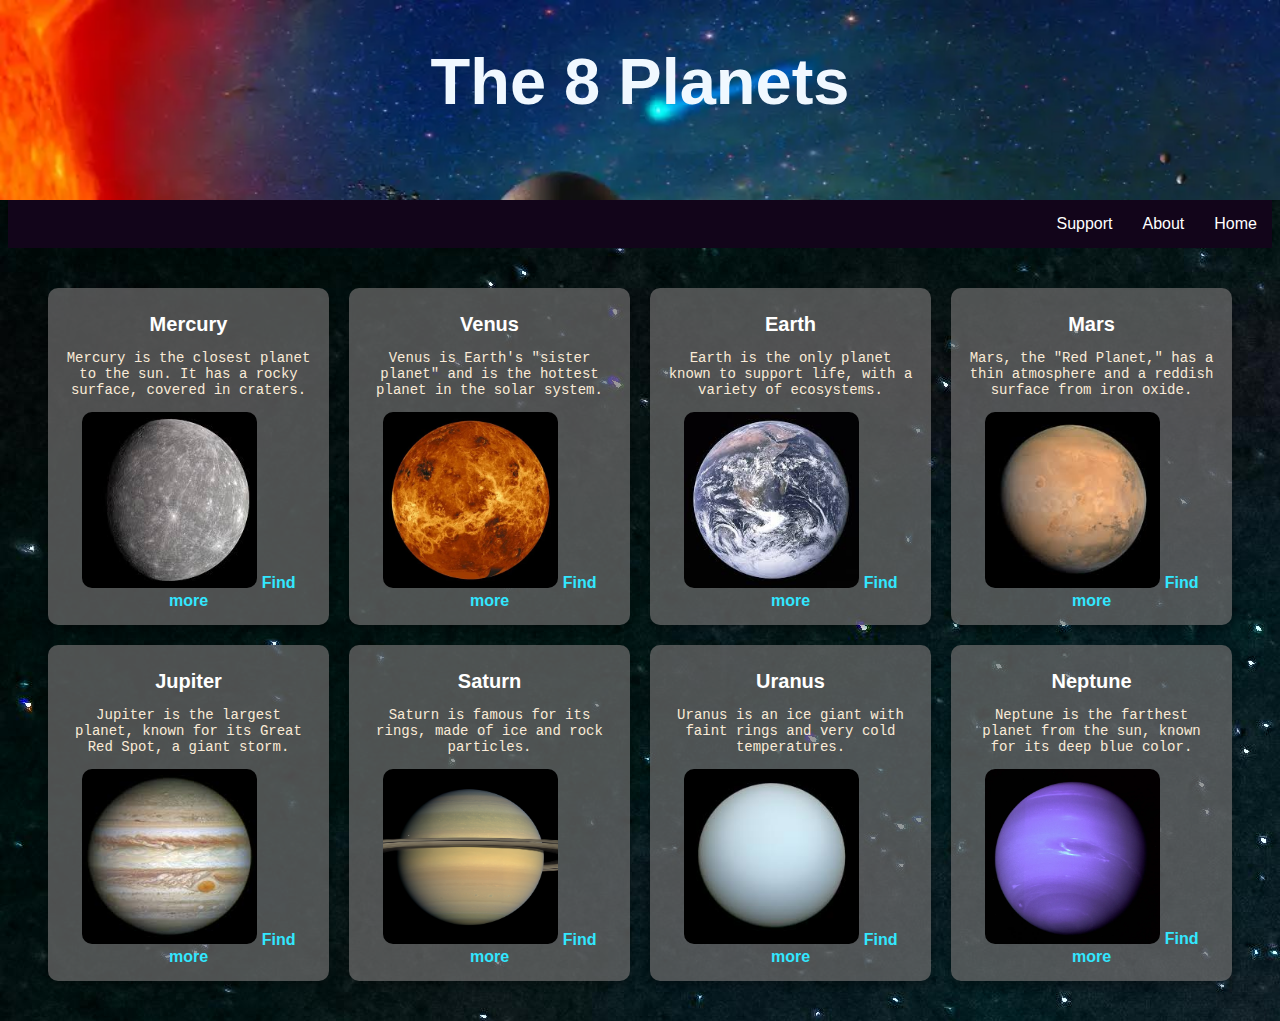
<file: index.html>
<!DOCTYPE html>
<head>
<title>The Solar System</title>
<link rel="stylesheet" href="styles.css">
</head>
<body>
<header>
<h1>The 8 Planets</h1>
</header>
<main>
  <nav class="Navbar">
    <ul>
      <Li><a href="index.html">Home</a></Li> <!--Homepage-->
      <Li><a href="About.html">About</a></Li> <!--This has a page -->
      <Li><a href="Contact.html">Support</a></Li> <!--This has a page-->
    </ul>
  </nav>
  <div class="planet-grid">
  <section class="planet mercury">
    <h2>Mercury</h2> 
    <p>Mercury is the closest planet to the sun. It has a rocky surface, covered in craters.</p>
    <img src="Mercury.jpeg" >
    <a href="FindmoreMercury.html">Find more</a> <!--This has a page-->
  </section>
  <section class="planet venus">
    <h2>Venus</h2>
    <p>Venus is Earth's "sister planet" and is the hottest planet in the solar system.</p>
    <img src="venus_500.webp" > <!--This planet has a page-->
    <a href="FindmoreVenus.html">Find more</a>
  </section>
  <section class="planet earth"> <!---This planet has a page -->
    <h2>Earth</h2>
    <p>Earth is the only planet known to support life, with a variety of ecosystems.</p>
    <img src="eartgh.jpeg" > 
    <a href="FindmoreEarth.html">Find more</a>
  </section>
  <section class="planet mars">
    <h2>Mars</h2>
    <p>Mars, the "Red Planet," has a thin atmosphere and a reddish surface from iron oxide.</p>
    <img src="Mars.jpeg" >
    <a href="FindmoreMars.html">Find more</a>
  </section>
  <section class="planet jupiter">
    <h2>Jupiter</h2>
    <p>Jupiter is the largest planet, known for its Great Red Spot, a giant storm.</p>
    <img src="jupiter.jpeg" >
    <a href="FindmoreJupiter.html">Find more</a>
  </section>
  <section class="planet saturn">
    <h2>Saturn</h2>
    <p>Saturn is famous for its rings, made of ice and rock particles.</p>
    <img src="Saturn_square_crop.jpg" >
    <a href="FindmoreSaturn.html">Find more</a>
  </section>
  <section class="planet uranus">
    <h2>Uranus</h2>
    <p>Uranus is an ice giant with faint rings and very cold temperatures.</p>
    <img src="uranus.jpeg" >
    <a href="findmoreUranus.html">Find more</a>
  </section>
  <section class="planet neptune">
    <h2>Neptune</h2>
    <p>Neptune is the farthest planet from the sun, known for its deep blue color.</p>
    <img src="Neptune.webp" >
    <a href="FindmoreNeptune.html">Find more</a>
  </section>
  </div>
</main>
</body>
</html>
</file>
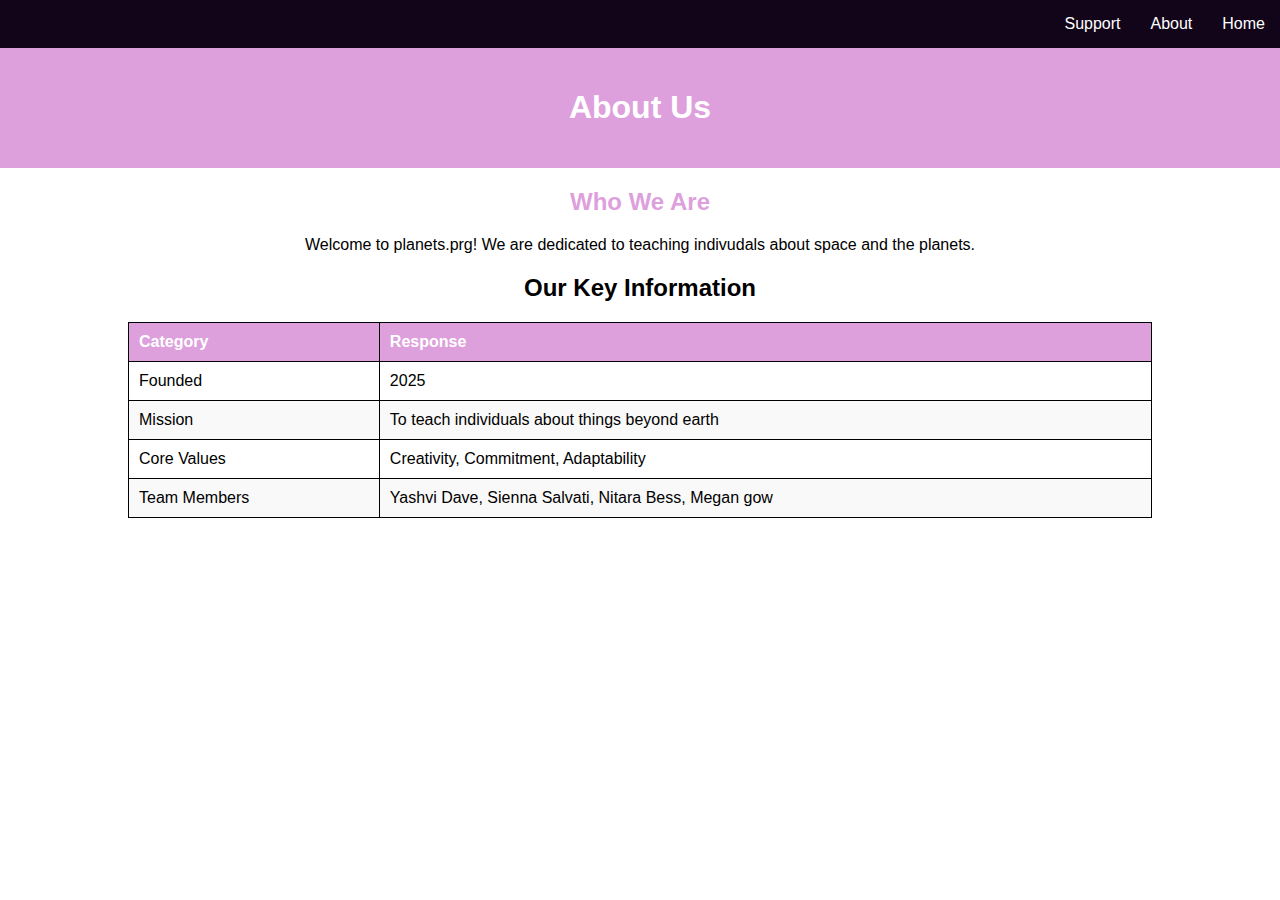
<file: about.html>
<!DOCTYPE html>
<head>
    <link rel="stylesheet" href="about.css">
    <nav class="Navbar">
        <ul>
          <Li><a href="index.html">Home</a></Li>
          <Li><a href="About.html">About</a></Li> 
          <Li><a href="Contact.html">Support</a></Li> 
        </ul>
      </nav>
</head>
<body>
    <header>
        <h1>About Us</h1>
    </header>

    <main>
        <section class="aboutintro">
            <h2>Who We Are</h2>
            <p>
                Welcome to planets.prg! We are dedicated to teaching indivudals about space and the planets. 
            </p>
        </section>

        <section class="abouttable">
            <h2>Our Key Information</h2>
            <table>
                <thead>
                    <tr>
                        <th>Category</th> 
                        <th>Response</th>
                    </tr>
                </thead>
                <tbody>
                    <!--I made stuff up for this section-->
                    <tr>
                        <td>Founded</td> 
                        <td>2025</td>
                    </tr>
                    <tr>
                        <td>Mission</td>
                        <td>To teach individuals about things beyond earth</td>
                    </tr>
                    <tr>
                        <td>Core Values</td>
                        <td>Creativity, Commitment, Adaptability</td>
                    </tr>
                    <tr>
                        <td>Team Members</td>
                        <td>Yashvi Dave, Sienna Salvati, Nitara Bess, Megan gow</td>
                    </tr>
                </tbody>
            </table>
        </section>
    </main>
</file>
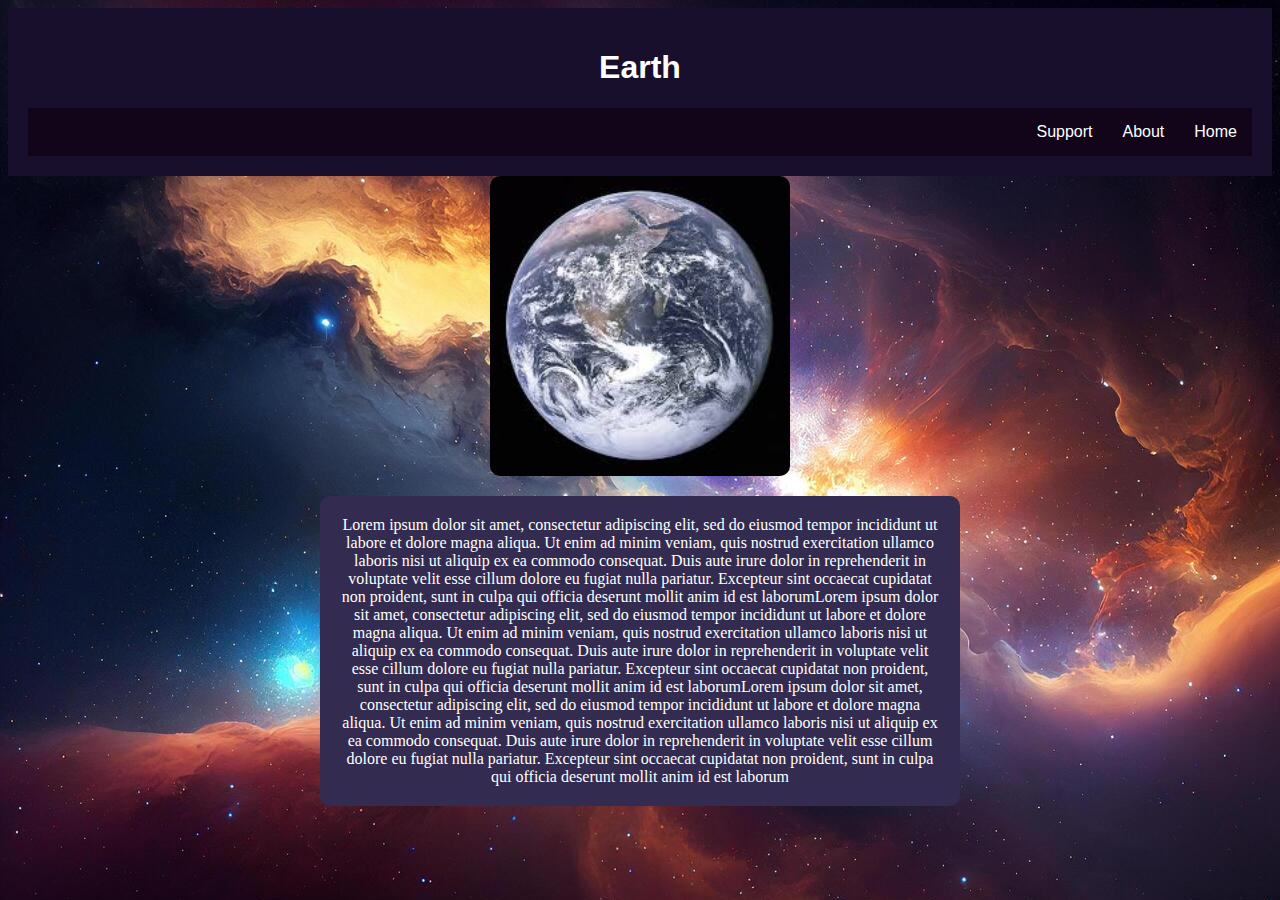
<file: FindmoreEarth.html>
<!DOCTYPE html>
<Head> 
    <title>Planet Earth</title>
    <link rel="stylesheet" href="stylesearth.css">
</Head>
<body>
<header>
<h1>Earth</h1>
    <nav class="Navbar">
      <ul>
        <Li><a href="index.html">Home</a></Li>
        <Li><a href="About.html">About</a></Li> 
        <Li><a href="Contact.html">Support</a></Li> 
      </ul>
    </nav>
</header>
<div class="Earthy">
 <img src="eartgh.jpeg" alt="Earth">
 <p>
  Lorem ipsum dolor sit amet, consectetur adipiscing elit, sed do eiusmod tempor incididunt ut labore et dolore magna aliqua. Ut enim ad minim veniam, quis nostrud exercitation ullamco laboris nisi ut aliquip ex ea commodo consequat. Duis aute irure dolor in reprehenderit in voluptate velit esse cillum dolore eu fugiat nulla pariatur. Excepteur sint occaecat cupidatat non proident, sunt in culpa qui officia deserunt mollit anim id est laborumLorem ipsum dolor sit amet, consectetur adipiscing elit, sed do eiusmod tempor incididunt ut labore et dolore magna aliqua. Ut enim ad minim veniam, quis nostrud exercitation ullamco laboris nisi ut aliquip ex ea commodo consequat. Duis aute irure dolor in reprehenderit in voluptate velit esse cillum dolore eu fugiat nulla pariatur. Excepteur sint occaecat cupidatat non proident, sunt in culpa qui officia deserunt mollit anim id est laborumLorem ipsum dolor sit amet, consectetur adipiscing elit, sed do eiusmod tempor incididunt ut labore et dolore magna aliqua. Ut enim ad minim veniam, quis nostrud exercitation ullamco laboris nisi ut aliquip ex ea commodo consequat. Duis aute irure dolor in reprehenderit in voluptate velit esse cillum dolore eu fugiat nulla pariatur. Excepteur sint occaecat cupidatat non proident, sunt in culpa qui officia deserunt mollit anim id est laborum
 </p>
</div>
</body>
</file>
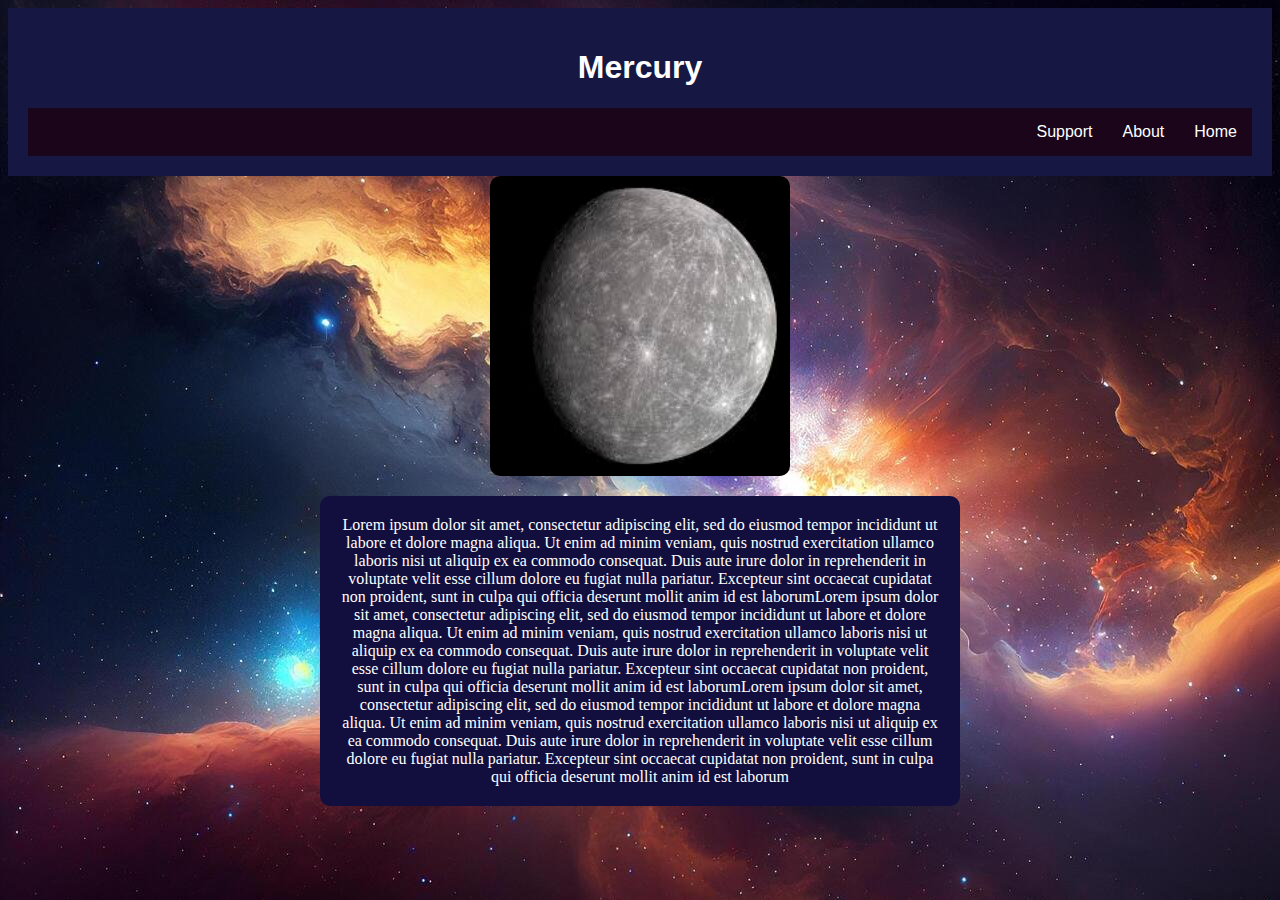
<file: Findmoremercury.html>
<!DOCTYPE html>
<Head> 
    <title>Planet Mercury</title>
    <link rel="stylesheet" href="stylesmercuryl.css">
</Head>
<body>
<header>
<h1>Mercury</h1>
    <nav class="Navbar">
      <ul>
        <Li><a href="index.html">Home</a></Li>
        <Li><a href="About.html">About</a></Li> 
        <Li><a href="Contact.html">Support</a></Li> 
      </ul>
    </nav>
</header>
<div class="mercury">
 <img src="Mercury.jpeg" alt="mercury">
 <p>
  Lorem ipsum dolor sit amet, consectetur adipiscing elit, sed do eiusmod tempor incididunt ut labore et dolore magna aliqua. Ut enim ad minim veniam, quis nostrud exercitation ullamco laboris nisi ut aliquip ex ea commodo consequat. Duis aute irure dolor in reprehenderit in voluptate velit esse cillum dolore eu fugiat nulla pariatur. Excepteur sint occaecat cupidatat non proident, sunt in culpa qui officia deserunt mollit anim id est laborumLorem ipsum dolor sit amet, consectetur adipiscing elit, sed do eiusmod tempor incididunt ut labore et dolore magna aliqua. Ut enim ad minim veniam, quis nostrud exercitation ullamco laboris nisi ut aliquip ex ea commodo consequat. Duis aute irure dolor in reprehenderit in voluptate velit esse cillum dolore eu fugiat nulla pariatur. Excepteur sint occaecat cupidatat non proident, sunt in culpa qui officia deserunt mollit anim id est laborumLorem ipsum dolor sit amet, consectetur adipiscing elit, sed do eiusmod tempor incididunt ut labore et dolore magna aliqua. Ut enim ad minim veniam, quis nostrud exercitation ullamco laboris nisi ut aliquip ex ea commodo consequat. Duis aute irure dolor in reprehenderit in voluptate velit esse cillum dolore eu fugiat nulla pariatur. Excepteur sint occaecat cupidatat non proident, sunt in culpa qui officia deserunt mollit anim id est laborum
 </p>
</div>
</body>
</file>
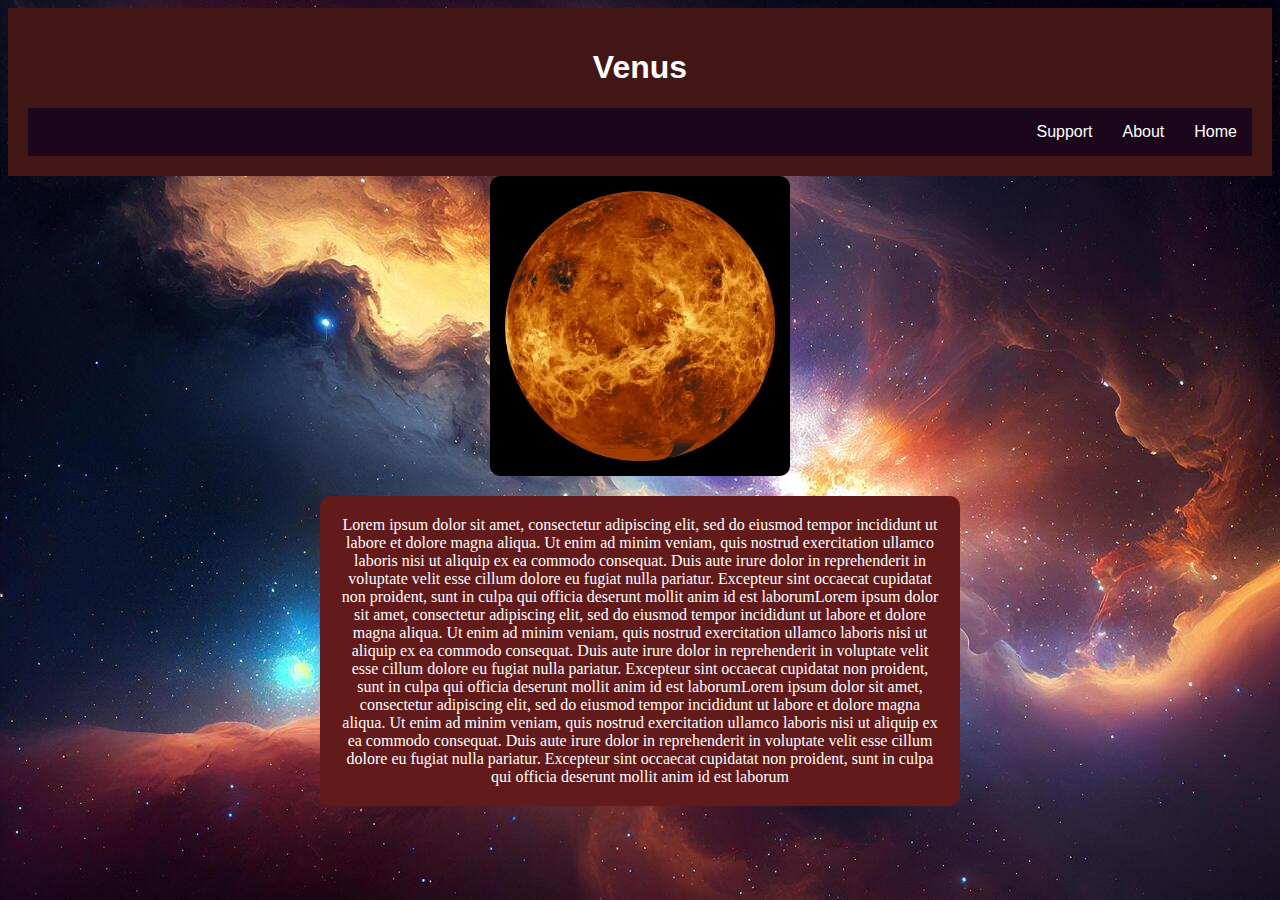
<file: FindmoreVenus.html>
<!DOCTYPE html>
<Head> 
    <title>Planet Venus</title>
    <link rel="stylesheet" href="stylesvenus.css">
</Head>
<body>
<header>
<h1>Venus</h1>
    <nav class="Navbar">
      <ul>
        <Li><a href="index.html">Home</a></Li>
        <Li><a href="About.html">About</a></Li> 
        <Li><a href="Contact.html">Support</a></Li> 
      </ul>
    </nav>
</header>
<div class="Venus">
 <img src="venus_500.webp" alt="venus">
 <p>
  Lorem ipsum dolor sit amet, consectetur adipiscing elit, sed do eiusmod tempor incididunt ut labore et dolore magna aliqua. Ut enim ad minim veniam, quis nostrud exercitation ullamco laboris nisi ut aliquip ex ea commodo consequat. Duis aute irure dolor in reprehenderit in voluptate velit esse cillum dolore eu fugiat nulla pariatur. Excepteur sint occaecat cupidatat non proident, sunt in culpa qui officia deserunt mollit anim id est laborumLorem ipsum dolor sit amet, consectetur adipiscing elit, sed do eiusmod tempor incididunt ut labore et dolore magna aliqua. Ut enim ad minim veniam, quis nostrud exercitation ullamco laboris nisi ut aliquip ex ea commodo consequat. Duis aute irure dolor in reprehenderit in voluptate velit esse cillum dolore eu fugiat nulla pariatur. Excepteur sint occaecat cupidatat non proident, sunt in culpa qui officia deserunt mollit anim id est laborumLorem ipsum dolor sit amet, consectetur adipiscing elit, sed do eiusmod tempor incididunt ut labore et dolore magna aliqua. Ut enim ad minim veniam, quis nostrud exercitation ullamco laboris nisi ut aliquip ex ea commodo consequat. Duis aute irure dolor in reprehenderit in voluptate velit esse cillum dolore eu fugiat nulla pariatur. Excepteur sint occaecat cupidatat non proident, sunt in culpa qui officia deserunt mollit anim id est laborum
 </p>
</div>
</body>
</file>
<file: styles.css>
header {
    top: 0;
    left: 0;
    width: 100%; 
    height: 200px; 
    text-align: center;
    color: aliceblue;
    padding: 0; 
    z-index: 1000;
    position: fixed; 
    background-image: url(solar-system-illustration-1920x640-2.webp);
    background-size: cover; 
    background-position: top; 
  }
  
  main {
    margin-top: 200px; 
  }
  


h1{
    font-size: 65px;
    font-family: Impact, Haettenschweiler, 'Arial Narrow Bold', sans-serif;
    font-weight: bold;
    color: aliceblue;
    
}

body {
  color: white;
  font-family: 'Franklin Gothic Medium', 'Arial Narrow', Arial, sans-serif;
  background-image: url(Galaxy.jpg)
  

}

.Navbar ul{
  list-style-type: none;
  background-color: hsl(277, 70%, 6%);
  padding: 0px;
  margin: 0px;
  overflow: hidden;
}
.Navbar a{
  color: white;
  text-decoration: none;
  padding: 15px;
  display: block;
  text-align: center;
}
.Navbar a:hover{
  background-color: hsl(0, 0%, 10%);
}
.Navbar li{
  float: right;
}

.planet-grid {
  display: grid;
  grid-template-columns: repeat(4, 1fr);
  gap: 20px;
  margin: 20px;
  padding: 20px;
}

.planet {
  background-color: rgba(111, 110, 110, 0.7);
  padding: 15px;
  border-radius: 10px;
  text-align: center;
  box-shadow: 0 4px 8px rgba(0, 0, 0, 0.3);
}

.planet img {
  max-width: 70%;
  height: auto ;
  border-radius: 10px;
}

.planet h2 {
  margin: 10px 0;
  font-size: 20px;
  color: white;
}

.planet p {
  font-size: 14px;
  color: antiquewhite;
  font-family: 'Courier New', Courier, monospace;
}

.planet a {
  text-decoration: none;
  color: #32e7ff;
  font-weight: bold;
}
</file>
<file: about.css>
body {
    font-family: 'Franklin Gothic Medium', 'Arial Narrow', Arial, sans-serif;
    margin: 0;
    padding: 0;
}

header {
    background-color: plum;
    color: white;
    text-align: center;
    padding: 20px;
}

/* Intro Section */
.aboutintro {
    text-align: center;
    margin: 20px;
}

.aboutintro h2 {
    color: plum;
}

/* Table Section */
.abouttable {
    text-align: center;
    margin-top: 20px;
}

table {
    width: 80%;
    margin: 0 auto;
    border-collapse: collapse;
}

th, td {
    border: 1px solid black;
    padding: 10px;
    text-align: left;
}

th {
    background-color: plum;
    color: white;
    font-weight: bold;
}

tr:nth-child(even) {
    background-color: #f9f9f9;
}

.Navbar ul{
    list-style-type: none;
    background-color: hsl(277, 70%, 6%);
    padding: 0px;
    margin: 0px;
    overflow: hidden;
  }
  .Navbar a{
    color: white;
    text-decoration: none;
    padding: 15px;
    display: block;
    text-align: center;
  }
  .Navbar a:hover{
    background-color: hsl(0, 0%, 10%);
  }
  .Navbar li{
    float: right;
  }
</file>
<file: stylesearth.css>
.Navbar ul{
    list-style-type: none;
    background-color: hsl(277, 70%, 6%);
    padding: 0px;
    margin: 0px;
    overflow: hidden;
  }
  .Navbar a{
    color: white;
    text-decoration: none;
    padding: 15px;
    display: block;
    text-align: center;
  }
  .Navbar a:hover{
    background-color: hsl(0, 0%, 10%);
  }
  .Navbar li{
    float: right;
  }
  
  header {
    background-color: #180f2c;
    color: white;
    padding: 20px;
    text-align: center;
    font-family: 'Franklin Gothic Medium', 'Arial Narrow', Arial, sans-serif;
}

body {
       background-image: url(space-galaxy-background-generative-ai-free-photo.jpg); 
}


.earthy {
    display: flex;
    flex-direction: column;
    align-items: center; /* centers image and text box*/
    padding: 40px;
    background-color: #34495e; 
    color: white;
}

 img {
    display: block;
    margin: 0 auto 20px auto; 
    width: 300px;
    height: auto;
    border-radius: 10px; 
}


 P {
    background-color: #332c50;
    padding: 20px;
    border-radius: 10px; 
    max-width: 600px; 
    text-align: center; 
    margin: 0 auto;
    color: white;
}
</file>
<file: stylesmercuryl.css>
.Navbar ul{
    list-style-type: none;
    background-color: hsl(300, 68%, 6%);
    padding: 0px;
    margin: 0px;
    overflow: hidden;
  }
  .Navbar a{
    color: white;
    text-decoration: none;
    padding: 15px;
    display: block;
    text-align: center;
  }
  .Navbar a:hover{
    background-color: hsl(0, 0%, 10%);
  }
  .Navbar li{
    float: right;
  }
  
  header {
    background-color: #161843;
    color: white;
    padding: 20px;
    text-align: center;
    font-family: 'Franklin Gothic Medium', 'Arial Narrow', Arial, sans-serif;
}

body {
       background-image: url(space-galaxy-background-generative-ai-free-photo.jpg); 
}


.earthy {
    display: flex;
    flex-direction: column;
    align-items: center; /* centers image and text box*/
    padding: 40px;
    background-color: #090726; 
    color: white;
}

 img {
    display: block;
    margin: 0 auto 20px auto; 
    width: 300px;
    height: auto;
    border-radius: 10px; 
}


 P {
    background-color: #120f3f;
    padding: 20px;
    border-radius: 10px; 
    max-width: 600px; 
    text-align: center; 
    margin: 0 auto;
    color: white;
}
</file>
<file: stylesvenus.css>
.Navbar ul{
    list-style-type: none;
    background-color: hsl(300, 68%, 6%);
    padding: 0px;
    margin: 0px;
    overflow: hidden;
  }
  .Navbar a{
    color: white;
    text-decoration: none;
    padding: 15px;
    display: block;
    text-align: center;
  }
  .Navbar a:hover{
    background-color: hsl(0, 0%, 10%);
  }
  .Navbar li{
    float: right;
  }
  
  header {
    background-color: #431616;
    color: white;
    padding: 20px;
    text-align: center;
    font-family: 'Franklin Gothic Medium', 'Arial Narrow', Arial, sans-serif;
}

body {
       background-image: url(space-galaxy-background-generative-ai-free-photo.jpg); 
}


.earthy {
    display: flex;
    flex-direction: column;
    align-items: center; /* centers image and text box*/
    padding: 40px;
    background-color: #8b1515; 
    color: white;
}

 img {
    display: block;
    margin: 0 auto 20px auto; 
    width: 300px;
    height: auto;
    border-radius: 10px; 
}


 P {
    background-color: #621a1a;
    padding: 20px;
    border-radius: 10px; 
    max-width: 600px; 
    text-align: center; 
    margin: 0 auto;
    color: white;
}
</file>
